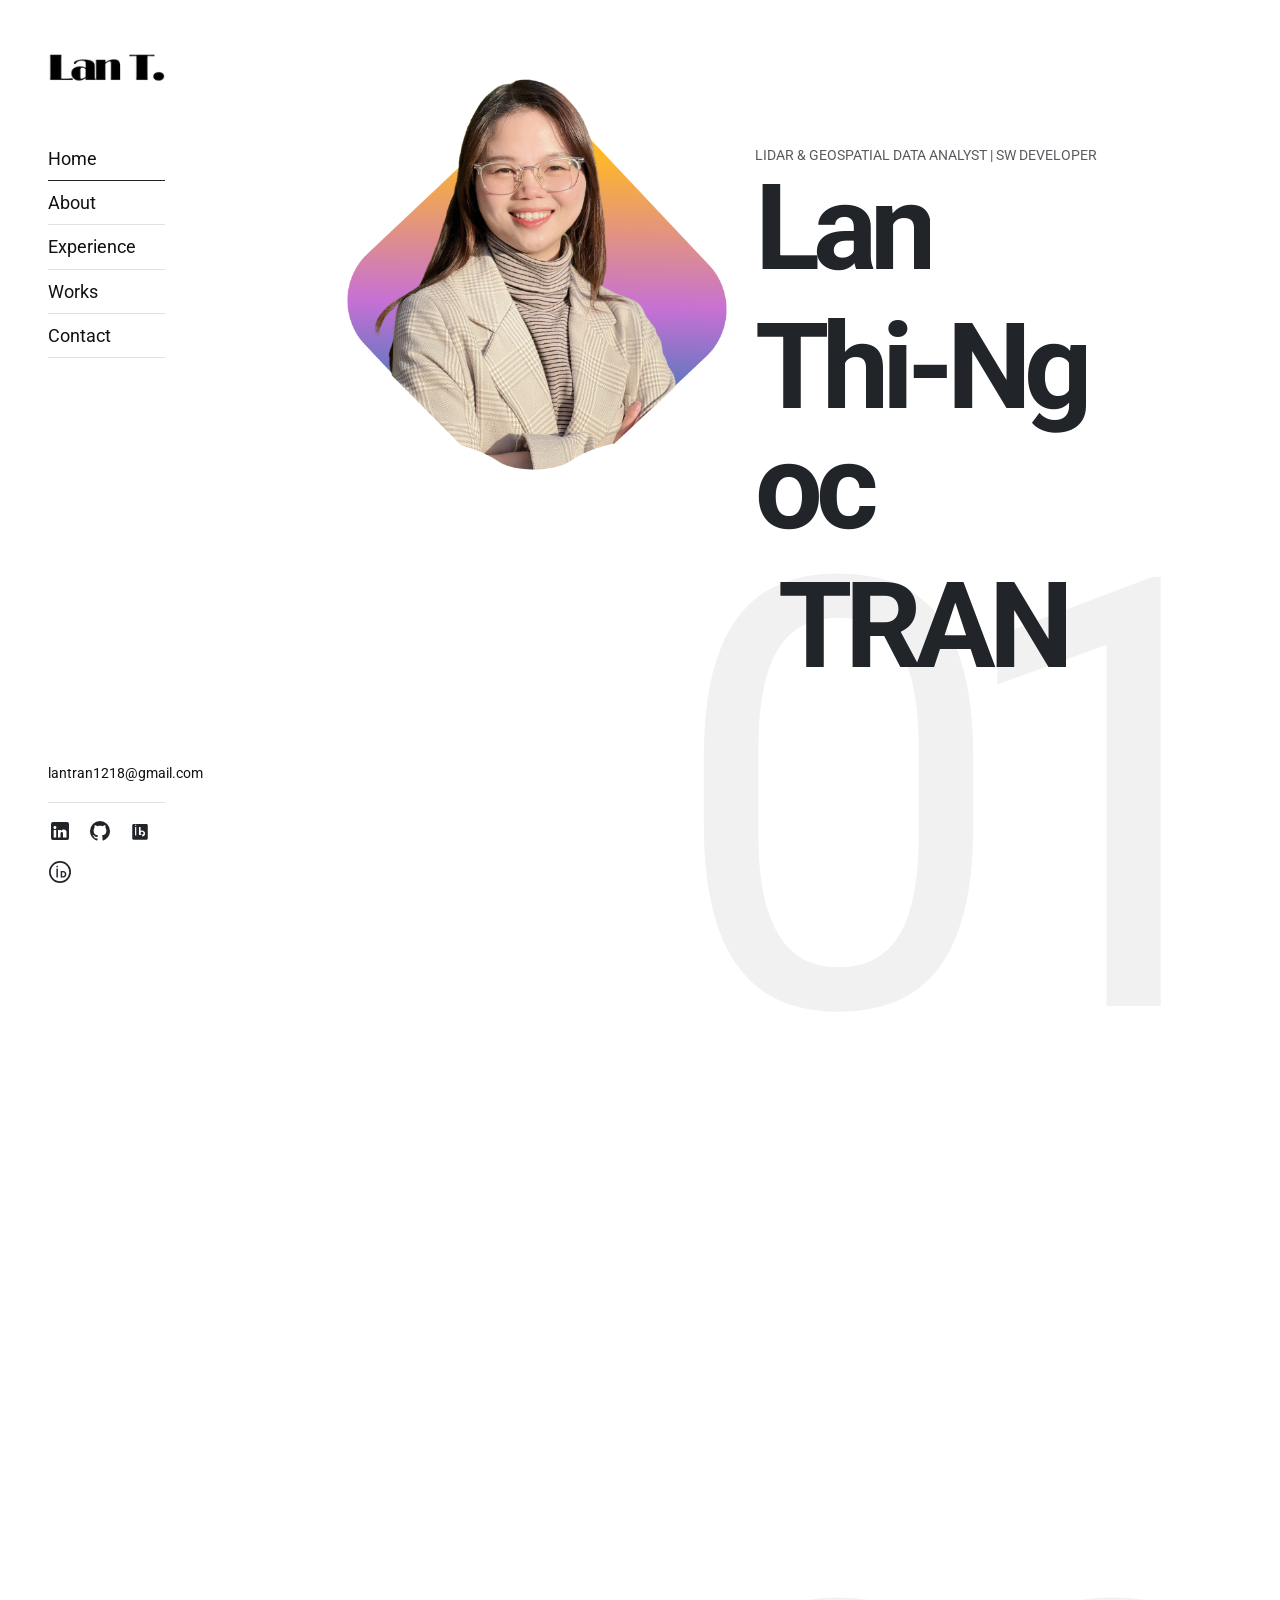
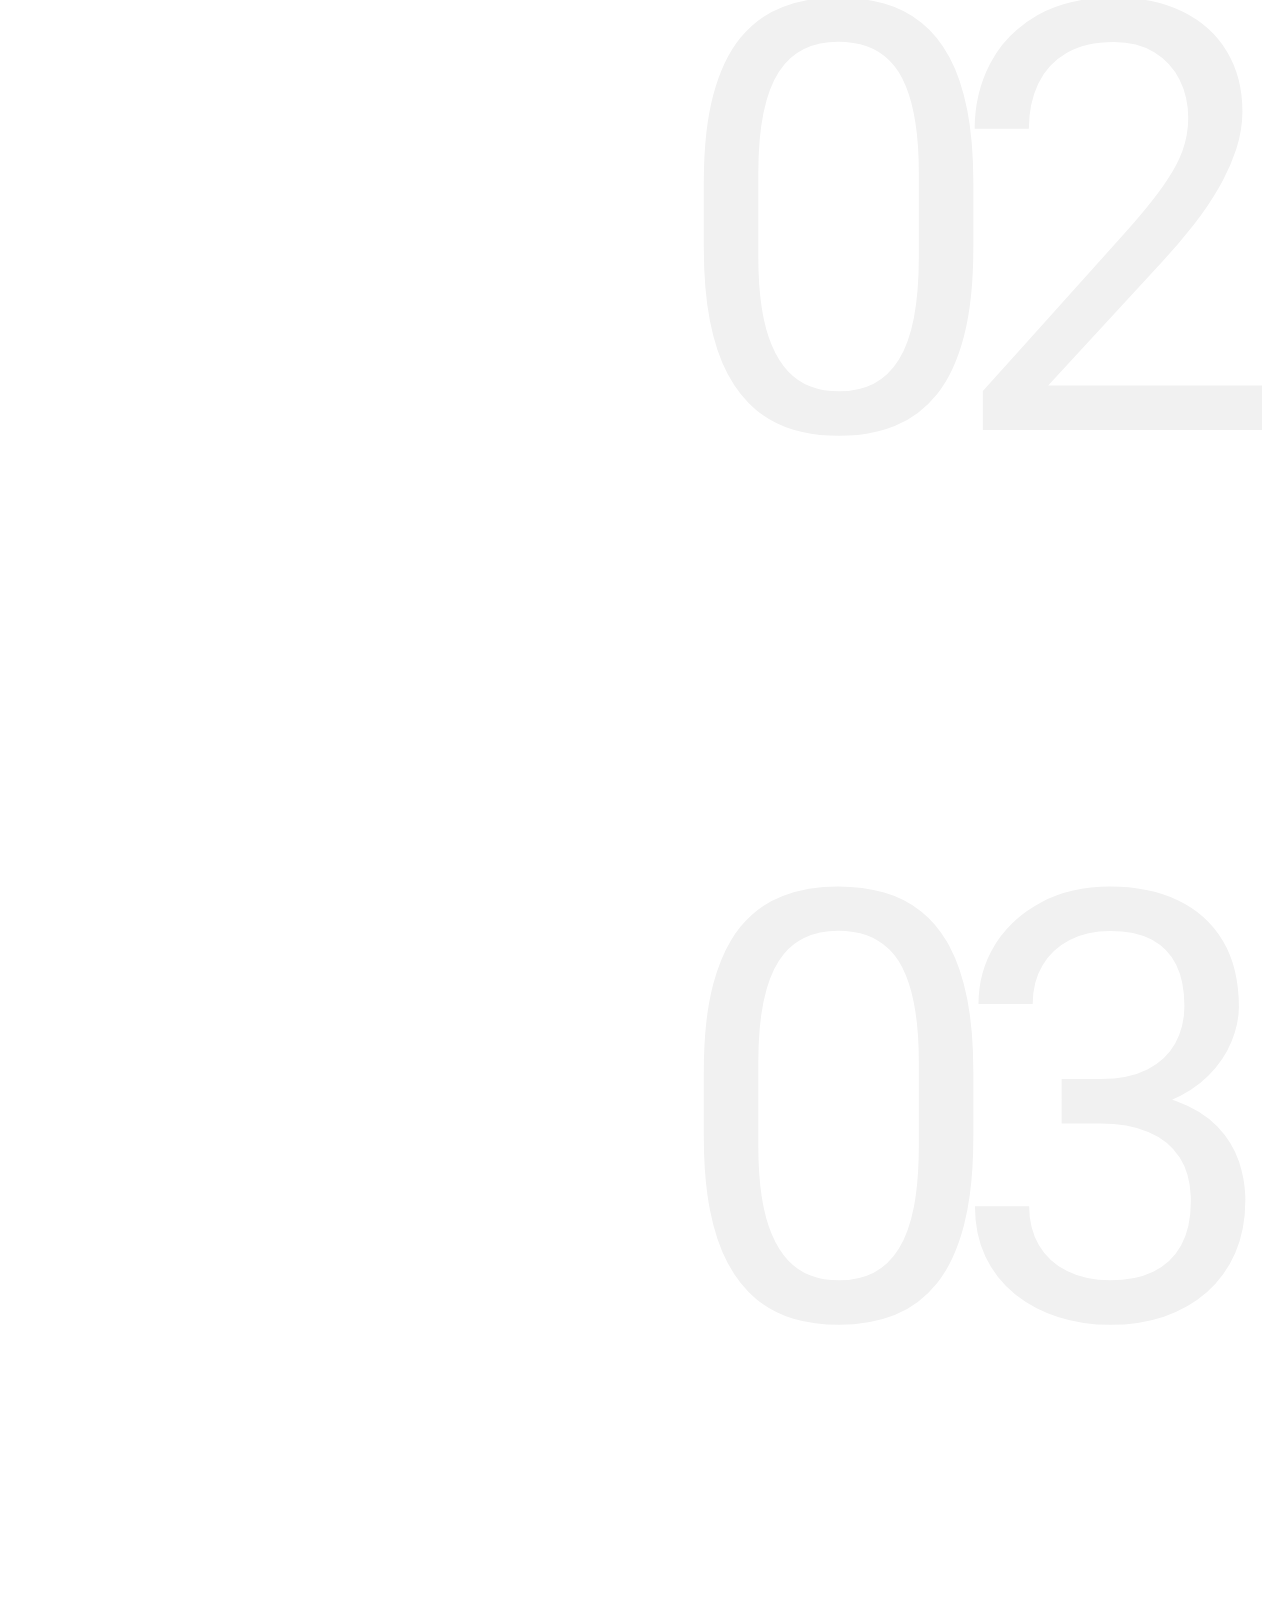
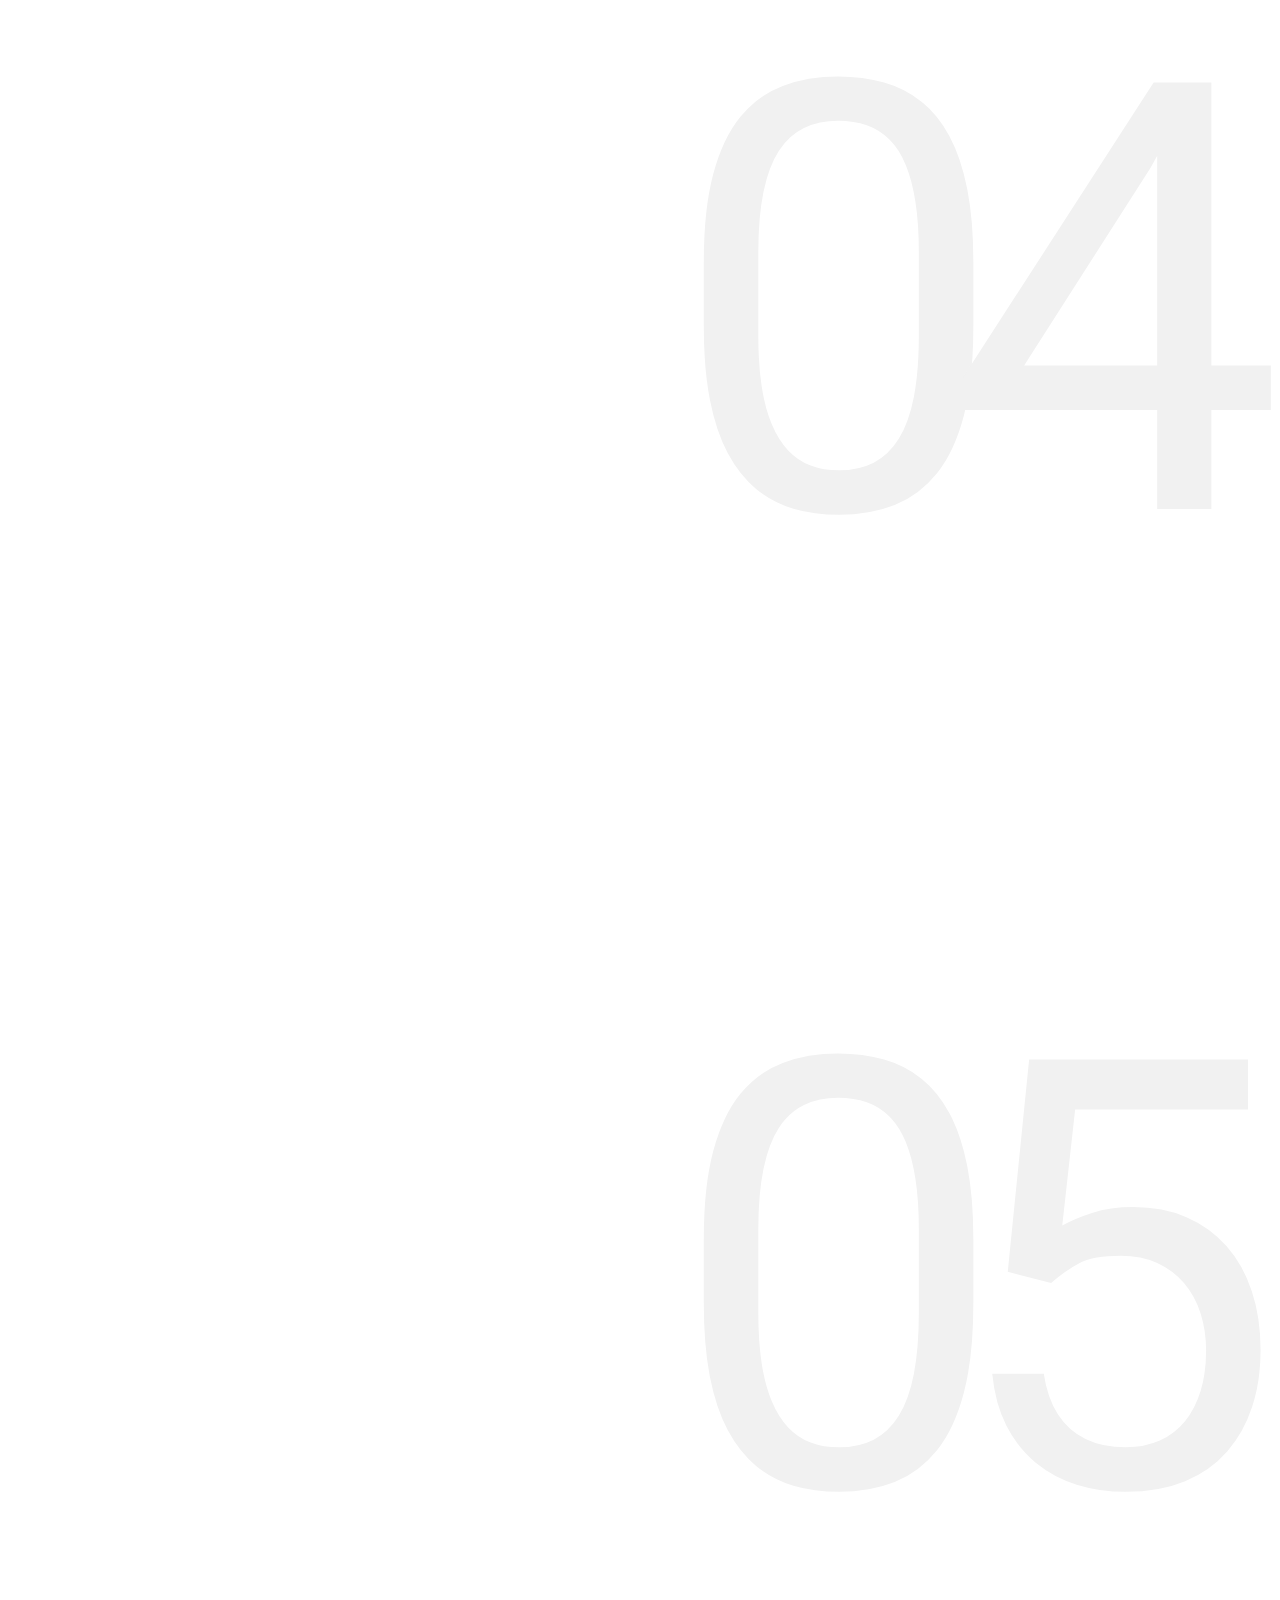
<file: index.html>
<!DOCTYPE html>
<html lang="en">

<head>
  <title>Lan Creative Portfolio</title>
  <meta charset="utf-8">
  <meta http-equiv="X-UA-Compatible" content="IE=edge">
  <meta name="viewport" content="width=device-width, initial-scale=1.0">
  <meta name="format-detection" content="telephone=no">
  <meta name="apple-mobile-web-app-capable" content="yes">
  <meta name="author" content="">
  <meta name="keywords" content="">
  <meta name="description" content="">
  <link rel="stylesheet" type="text/css" href="css/vendor.css">
  <link href="https://cdn.jsdelivr.net/npm/bootstrap@5.3.1/dist/css/bootstrap.min.css" rel="stylesheet"
    integrity="sha384-4bw+/aepP/YC94hEpVNVgiZdgIC5+VKNBQNGCHeKRQN+PtmoHDEXuppvnDJzQIu9" crossorigin="anonymous">
  <link rel="stylesheet" type="text/css" href="style.css">

  <link rel="preconnect" href="https://fonts.googleapis.com">
  <link rel="preconnect" href="https://fonts.gstatic.com" crossorigin>
  <link href="https://fonts.googleapis.com/css2?family=Roboto:wght@100;300;400;700;900&display=swap" rel="stylesheet">
</head>

<body class="bg-body homepage post-template" data-bs-spy="scroll" data-bs-target="#header-nav" tabindex="0">
  <svg xmlns="http://www.w3.org/2000/svg" style="display: none;">
    <defs>
      <symbol xmlns="http://www.w3.org/2000/svg" id="github" viewBox="0 0 24 24">
        <path fill="currentColor" d="M12 2A10 10 0 0 0 2 12c0 4.42 2.87 8.17 6.84 9.5c.5.08.66-.23.66-.5v-1.69c-2.77.6-3.36-1.34-3.36-1.34c-.46-1.16-1.11-1.47-1.11-1.47c-.91-.62.07-.6.07-.6c1 .07 1.53 1.03 1.53 1.03c.87 1.52 2.34 1.07 2.91.83c.09-.65.35-1.09.63-1.34c-2.22-.25-4.55-1.11-4.55-4.92c0-1.11.38-2 1.03-2.71c-.1-.25-.45-1.29.1-2.64c0 0 .84-.27 2.75 1.02c.79-.22 1.65-.33 2.5-.33c.85 0 1.71.11 2.5.33c1.91-1.29 2.75-1.02 2.75-1.02c.55 1.35.2 2.39.1 2.64c.65.71 1.03 1.6 1.03 2.71c0 3.82-2.34 4.66-4.57 4.91c.36.31.69.92.69 1.85V21c0 .27.16.59.67.5C19.14 20.16 22 16.42 22 12A10 10 0 0 0 12 2Z"/>
      </symbol>
      <symbol xmlns="http://www.w3.org/2000/svg" id="orcid" viewBox="0 0 24 24">
        <path fill="currentColor" d="M12 21.235c-5.09 0-9.234-4.144-9.234-9.235c0-5.09 4.144-9.234 9.234-9.234c5.09 0 9.235 4.144 9.235 9.234c0 5.091-4.145 9.235-9.235 9.235M12 1a11 11 0 1 0 0 22a11 11 0 0 0 0-22M8.41 17.518h1.493V8.484H8.41v9.034Zm.747-10.153a.87.87 0 1 1 0-1.74a.87.87 0 0 1 0 1.74Zm3.53 10.153h2.32c2.094 0 3.322-1.393 3.322-3.322c0-2.253-1.558-3.195-3.322-3.195h-2.32v6.517Zm1.493-5.266h.71c1.332 0 1.956.762 1.956 1.944c0 1.34-.732 1.944-1.955 1.944h-.711V12.25Z"/>
      </symbol>
      <symbol xmlns="http://www.w3.org/2000/svg" id="researchgate" viewBox="0 0 24 24">
        <path fill="currentColor" d="M19.39 5.48c-.24-.24-.54-.36-.88-.36H5.48c-.34 0-.64.12-.88.36c-.24.24-.36.54-.36.88v13.04c0 .34.12.64.36.88c.24.24.54.36.88.36h13.03c.34 0 .64-.12.88-.36c.24-.24.36-.54.36-.88V6.36c.01-.34-.11-.64-.35-.88m-5.32 10.61c-.54 0-1.05-.15-1.5-.42v.33h-1.63V8.12h1.63v3.74c.45-.27.96-.42 1.5-.42c1.68 0 3.04 1.36 3.04 3.04s-1.36 3.04-3.04 3.04m-5.83-1.11H7.07V8.12h1.17v6.86m0-8.21H7.07V5.7h1.17v1.18M14.07 12.8c-.8 0-1.45.65-1.45 1.45s.65 1.45 1.45 1.45s1.45-.65 1.45-1.45s-.65-1.45-1.45-1.45Z"/>
      </symbol>
      <symbol xmlns="http://www.w3.org/2000/svg" id="linkedin" viewBox="0 0 24 24">
        <path fill="currentColor" d="M19 3a2 2 0 0 1 2 2v14a2 2 0 0 1-2 2H5a2 2 0 0 1-2-2V5a2 2 0 0 1 2-2h14m-.5 15.5v-5.3a2.7 2.7 0 0 0-2.7-2.7c-1.2 0-2.3.7-2.7 1.7V11H10v7.5h2.5v-4.1c0-.7.6-1.3 1.3-1.3c.7 0 1.2.6 1.2 1.3v4.1H17.5M8.2 11H5.7v7.5h2.5V11m-1.3-1.1c.8 0 1.5-.7 1.5-1.5c0-.8-.7-1.4-1.5-1.4c-.8 0-1.4.6-1.4 1.4c0 .8.6 1.5 1.4 1.5Z"/>
      </symbol>
      <symbol xmlns="http://www.w3.org/2000/svg" id="instagram" viewBox="0 0 15 15">
        <path fill="none" stroke="currentColor"
          d="M11 3.5h1M4.5.5h6a4 4 0 0 1 4 4v6a4 4 0 0 1-4 4h-6a4 4 0 0 1-4-4v-6a4 4 0 0 1 4-4Zm3 10a3 3 0 1 1 0-6a3 3 0 0 1 0 6Z" />
      </symbol>
      <symbol xmlns="http://www.w3.org/2000/svg" id="facebook" viewBox="0 0 15 15">
        <path fill="none" stroke="currentColor"
          d="M7.5 14.5a7 7 0 1 1 0-14a7 7 0 0 1 0 14Zm0 0v-8a2 2 0 0 1 2-2h.5m-5 4h5" />
      </symbol>
      <symbol xmlns="http://www.w3.org/2000/svg" id="twitter" viewBox="0 0 15 15">
        <path fill="currentColor"
          d="m14.478 1.5l.5-.033a.5.5 0 0 0-.871-.301l.371.334Zm-.498 2.959a.5.5 0 1 0-1 0h1Zm-6.49.082h-.5h.5Zm0 .959h.5h-.5Zm-6.99 7V12a.5.5 0 0 0-.278.916L.5 12.5Zm.998-11l.469-.175a.5.5 0 0 0-.916-.048l.447.223Zm3.994 9l.354.353a.5.5 0 0 0-.195-.827l-.159.474Zm7.224-8.027l-.37.336l.18.199l.265-.04l-.075-.495Zm1.264-.94c.051.778.003 1.25-.123 1.606c-.122.345-.336.629-.723 1l.692.722c.438-.42.776-.832.974-1.388c.193-.546.232-1.178.177-2.006l-.998.066Zm0 3.654V4.46h-1v.728h1Zm-6.99-.646V5.5h1v-.959h-1Zm0 .959V6h1v-.5h-1ZM10.525 1a3.539 3.539 0 0 0-3.537 3.541h1A2.539 2.539 0 0 1 10.526 2V1Zm2.454 4.187C12.98 9.503 9.487 13 5.18 13v1c4.86 0 8.8-3.946 8.8-8.813h-1ZM1.03 1.675C1.574 3.127 3.614 6 7.49 6V5C4.174 5 2.421 2.54 1.966 1.325l-.937.35Zm.021-.398C.004 3.373-.157 5.407.604 7.139c.759 1.727 2.392 3.055 4.73 3.835l.317-.948c-2.155-.72-3.518-1.892-4.132-3.29c-.612-1.393-.523-3.11.427-5.013l-.895-.446Zm4.087 8.87C4.536 10.75 2.726 12 .5 12v1c2.566 0 4.617-1.416 5.346-2.147l-.708-.706Zm7.949-8.009A3.445 3.445 0 0 0 10.526 1v1c.721 0 1.37.311 1.82.809l.74-.671Zm-.296.83a3.513 3.513 0 0 0 2.06-1.134l-.744-.668a2.514 2.514 0 0 1-1.466.813l.15.989ZM.222 12.916C1.863 14.01 3.583 14 5.18 14v-1c-1.63 0-3.048-.011-4.402-.916l-.556.832Z" />
      </symbol>
      <symbol xmlns="http://www.w3.org/2000/svg" id="pinterest" viewBox="0 0 15 15">
        <path fill="none" stroke="currentColor"
          d="m4.5 13.5l3-7m-3.236 3a2.989 2.989 0 0 1-.764-2V7A3.5 3.5 0 0 1 7 3.5h1A3.5 3.5 0 0 1 11.5 7v.5a3 3 0 0 1-3 3a2.081 2.081 0 0 1-1.974-1.423L6.5 9m1 5.5a7 7 0 1 1 0-14a7 7 0 0 1 0 14Z" />
      </symbol>
      <symbol xmlns="http://www.w3.org/2000/svg" id="youtube" viewBox="0 0 15 15">
        <path fill="currentColor"
          d="m1.61 12.738l-.104.489l.105-.489Zm11.78 0l.104.489l-.105-.489Zm0-10.476l.104-.489l-.105.489Zm-11.78 0l.106.489l-.105-.489ZM6.5 5.5l.277-.416A.5.5 0 0 0 6 5.5h.5Zm0 4H6a.5.5 0 0 0 .777.416L6.5 9.5Zm3-2l.277.416a.5.5 0 0 0 0-.832L9.5 7.5ZM0 3.636v7.728h1V3.636H0Zm15 7.728V3.636h-1v7.728h1ZM1.506 13.227c3.951.847 8.037.847 11.988 0l-.21-.978a27.605 27.605 0 0 1-11.568 0l-.21.978ZM13.494 1.773a28.606 28.606 0 0 0-11.988 0l.21.978a27.607 27.607 0 0 1 11.568 0l.21-.978ZM15 3.636c0-.898-.628-1.675-1.506-1.863l-.21.978c.418.09.716.458.716.885h1Zm-1 7.728a.905.905 0 0 1-.716.885l.21.978A1.905 1.905 0 0 0 15 11.364h-1Zm-14 0c0 .898.628 1.675 1.506 1.863l.21-.978A.905.905 0 0 1 1 11.364H0Zm1-7.728c0-.427.298-.796.716-.885l-.21-.978A1.905 1.905 0 0 0 0 3.636h1ZM6 5.5v4h1v-4H6Zm.777 4.416l3-2l-.554-.832l-3 2l.554.832Zm3-2.832l-3-2l-.554.832l3 2l.554-.832Z" />
      </symbol>
      <symbol xmlns="http://www.w3.org/2000/svg" id="dribble" viewBox="0 0 15 15">
        <path fill="none" stroke="currentColor" stroke-linecap="round" stroke-linejoin="round"
          d="M4.839 1.024c3.346 4.041 5.096 7.922 5.704 12.782M.533 6.82c5.985-.138 9.402-1.083 11.97-4.216M2.7 12.594c3.221-4.902 7.171-5.65 11.755-4.293M14.5 7.5a7 7 0 1 0-14 0a7 7 0 0 0 14 0Z" />
      </symbol>
      <symbol xmlns="http://www.w3.org/2000/svg" id="calendar" viewBox="0 0 24 24">
        <g fill="none" stroke="currentColor" stroke-linecap="round" stroke-linejoin="round" stroke-width="2">
          <rect width="20" height="18" x="2" y="4" rx="4" />
          <path d="M8 2v4m8-4v4M2 10h20" />
        </g>
      </symbol>
      <symbol xmlns="http://www.w3.org/2000/svg" id="shopping-bag" viewBox="0 0 24 24">
        <g fill="none" stroke="currentColor" stroke-linecap="round" stroke-linejoin="round" stroke-width="2">
          <path
            d="M3.977 9.84A2 2 0 0 1 5.971 8h12.058a2 2 0 0 1 1.994 1.84l.803 10A2 2 0 0 1 18.833 22H5.167a2 2 0 0 1-1.993-2.16l.803-10Z" />
          <path d="M16 11V6a4 4 0 0 0-4-4v0a4 4 0 0 0-4 4v5" />
        </g>
      </symbol>
      <symbol xmlns="http://www.w3.org/2000/svg" id="gift" viewBox="0 0 24 24">
        <g fill="none" stroke="currentColor" stroke-linecap="round" stroke-linejoin="round" stroke-width="2">
          <rect width="18" height="14" x="3" y="8" rx="2" />
          <path d="M12 5a3 3 0 1 0-3 3m6 0a3 3 0 1 0-3-3m0 0v17m9-7H3" />
        </g>
      </symbol>
      <symbol xmlns="http://www.w3.org/2000/svg" id="arrow-cycle" viewBox="0 0 24 24">
        <g fill="none" stroke="currentColor" stroke-linecap="round" stroke-linejoin="round" stroke-width="2">
          <path
            d="M22 12c0 6-4.39 10-9.806 10C7.792 22 4.24 19.665 3 16m-1-4C2 6 6.39 2 11.806 2C16.209 2 19.76 4.335 21 8" />
          <path d="m7 17l-4-1l-1 4M17 7l4 1l1-4" />
        </g>
      </symbol>
      <symbol xmlns="http://www.w3.org/2000/svg" id="link" viewBox="0 0 24 24">
        <path fill="currentColor"
          d="M12 19a1 1 0 1 0-1-1a1 1 0 0 0 1 1Zm5 0a1 1 0 1 0-1-1a1 1 0 0 0 1 1Zm0-4a1 1 0 1 0-1-1a1 1 0 0 0 1 1Zm-5 0a1 1 0 1 0-1-1a1 1 0 0 0 1 1Zm7-12h-1V2a1 1 0 0 0-2 0v1H8V2a1 1 0 0 0-2 0v1H5a3 3 0 0 0-3 3v14a3 3 0 0 0 3 3h14a3 3 0 0 0 3-3V6a3 3 0 0 0-3-3Zm1 17a1 1 0 0 1-1 1H5a1 1 0 0 1-1-1v-9h16Zm0-11H4V6a1 1 0 0 1 1-1h1v1a1 1 0 0 0 2 0V5h8v1a1 1 0 0 0 2 0V5h1a1 1 0 0 1 1 1ZM7 15a1 1 0 1 0-1-1a1 1 0 0 0 1 1Zm0 4a1 1 0 1 0-1-1a1 1 0 0 0 1 1Z" />
      </symbol>
      <symbol xmlns="http://www.w3.org/2000/svg" id="arrow-left" viewBox="0 0 24 24">
        <path fill="currentColor"
          d="M17 11H9.41l3.3-3.29a1 1 0 1 0-1.42-1.42l-5 5a1 1 0 0 0-.21.33a1 1 0 0 0 0 .76a1 1 0 0 0 .21.33l5 5a1 1 0 0 0 1.42 0a1 1 0 0 0 0-1.42L9.41 13H17a1 1 0 0 0 0-2Z" />
      </symbol>
      <symbol xmlns="http://www.w3.org/2000/svg" id="arrow-right" viewBox="0 0 24 24">
        <path fill="currentColor"
          d="M17.92 11.62a1 1 0 0 0-.21-.33l-5-5a1 1 0 0 0-1.42 1.42l3.3 3.29H7a1 1 0 0 0 0 2h7.59l-3.3 3.29a1 1 0 0 0 0 1.42a1 1 0 0 0 1.42 0l5-5a1 1 0 0 0 .21-.33a1 1 0 0 0 0-.76Z" />
      </symbol>
      <symbol xmlns="http://www.w3.org/2000/svg" id="play" viewBox="0 0 24 24">
        <g fill="none" fill-rule="evenodd">
          <path
            d="M24 0v24H0V0h24ZM12.593 23.258l-.011.002l-.071.035l-.02.004l-.014-.004l-.071-.035c-.01-.004-.019-.001-.024.005l-.004.01l-.017.428l.005.02l.01.013l.104.074l.015.004l.012-.004l.104-.074l.012-.016l.004-.017l-.017-.427c-.002-.01-.009-.017-.017-.018Zm.265-.113l-.013.002l-.185.093l-.01.01l-.003.011l.018.43l.005.012l.008.007l.201.093c.012.004.023 0 .029-.008l.004-.014l-.034-.614c-.003-.012-.01-.02-.02-.022Zm-.715.002a.023.023 0 0 0-.027.006l-.006.014l-.034.614c0 .012.007.02.017.024l.015-.002l.201-.093l.01-.008l.004-.011l.017-.43l-.003-.012l-.01-.01l-.184-.092Z" />
          <path fill="currentColor"
            d="M5.669 4.76a1.469 1.469 0 0 1 2.04-1.177c1.062.454 3.442 1.533 6.462 3.276c3.021 1.744 5.146 3.267 6.069 3.958c.788.591.79 1.763.001 2.356c-.914.687-3.013 2.19-6.07 3.956c-3.06 1.766-5.412 2.832-6.464 3.28c-.906.387-1.92-.2-2.038-1.177c-.138-1.142-.396-3.735-.396-7.237c0-3.5.257-6.092.396-7.235Z" />
        </g>
      </symbol>
      <symbol xmlns="http://www.w3.org/2000/svg" id="category" viewBox="0 0 24 24">
        <path fill="currentColor"
          d="M19 5.5h-6.28l-.32-1a3 3 0 0 0-2.84-2H5a3 3 0 0 0-3 3v13a3 3 0 0 0 3 3h14a3 3 0 0 0 3-3v-10a3 3 0 0 0-3-3Zm1 13a1 1 0 0 1-1 1H5a1 1 0 0 1-1-1v-13a1 1 0 0 1 1-1h4.56a1 1 0 0 1 .95.68l.54 1.64a1 1 0 0 0 .95.68h7a1 1 0 0 1 1 1Z" />
      </symbol>
      <symbol xmlns="http://www.w3.org/2000/svg" id="calendar" viewBox="0 0 24 24">
        <path fill="currentColor"
          d="M19 4h-2V3a1 1 0 0 0-2 0v1H9V3a1 1 0 0 0-2 0v1H5a3 3 0 0 0-3 3v12a3 3 0 0 0 3 3h14a3 3 0 0 0 3-3V7a3 3 0 0 0-3-3Zm1 15a1 1 0 0 1-1 1H5a1 1 0 0 1-1-1v-7h16Zm0-9H4V7a1 1 0 0 1 1-1h2v1a1 1 0 0 0 2 0V6h6v1a1 1 0 0 0 2 0V6h2a1 1 0 0 1 1 1Z" />
      </symbol>
      <symbol xmlns="http://www.w3.org/2000/svg" id="heart" viewBox="0 0 24 24">
        <path fill="currentColor"
          d="M20.16 4.61A6.27 6.27 0 0 0 12 4a6.27 6.27 0 0 0-8.16 9.48l7.45 7.45a1 1 0 0 0 1.42 0l7.45-7.45a6.27 6.27 0 0 0 0-8.87Zm-1.41 7.46L12 18.81l-6.75-6.74a4.28 4.28 0 0 1 3-7.3a4.25 4.25 0 0 1 3 1.25a1 1 0 0 0 1.42 0a4.27 4.27 0 0 1 6 6.05Z" />
      </symbol>
      <symbol xmlns="http://www.w3.org/2000/svg" id="plus" viewBox="0 0 24 24">
        <path fill="currentColor"
          d="M19 11h-6V5a1 1 0 0 0-2 0v6H5a1 1 0 0 0 0 2h6v6a1 1 0 0 0 2 0v-6h6a1 1 0 0 0 0-2Z" />
      </symbol>
      <symbol xmlns="http://www.w3.org/2000/svg" id="minus" viewBox="0 0 24 24">
        <path fill="currentColor" d="M19 11H5a1 1 0 0 0 0 2h14a1 1 0 0 0 0-2Z" />
      </symbol>
      <symbol xmlns="http://www.w3.org/2000/svg" id="cart" viewBox="0 0 24 24">
        <path fill="currentColor"
          d="M8.5 19a1.5 1.5 0 1 0 1.5 1.5A1.5 1.5 0 0 0 8.5 19ZM19 16H7a1 1 0 0 1 0-2h8.491a3.013 3.013 0 0 0 2.885-2.176l1.585-5.55A1 1 0 0 0 19 5H6.74a3.007 3.007 0 0 0-2.82-2H3a1 1 0 0 0 0 2h.921a1.005 1.005 0 0 1 .962.725l.155.545v.005l1.641 5.742A3 3 0 0 0 7 18h12a1 1 0 0 0 0-2Zm-1.326-9l-1.22 4.274a1.005 1.005 0 0 1-.963.726H8.754l-.255-.892L7.326 7ZM16.5 19a1.5 1.5 0 1 0 1.5 1.5a1.5 1.5 0 0 0-1.5-1.5Z" />
      </symbol>
      <symbol xmlns="http://www.w3.org/2000/svg" id="check" viewBox="0 0 24 24">
        <path fill="currentColor"
          d="M18.71 7.21a1 1 0 0 0-1.42 0l-7.45 7.46l-3.13-3.14A1 1 0 1 0 5.29 13l3.84 3.84a1 1 0 0 0 1.42 0l8.16-8.16a1 1 0 0 0 0-1.47Z" />
      </symbol>
      <symbol xmlns="http://www.w3.org/2000/svg" id="trash" viewBox="0 0 24 24">
        <path fill="currentColor"
          d="M10 18a1 1 0 0 0 1-1v-6a1 1 0 0 0-2 0v6a1 1 0 0 0 1 1ZM20 6h-4V5a3 3 0 0 0-3-3h-2a3 3 0 0 0-3 3v1H4a1 1 0 0 0 0 2h1v11a3 3 0 0 0 3 3h8a3 3 0 0 0 3-3V8h1a1 1 0 0 0 0-2ZM10 5a1 1 0 0 1 1-1h2a1 1 0 0 1 1 1v1h-4Zm7 14a1 1 0 0 1-1 1H8a1 1 0 0 1-1-1V8h10Zm-3-1a1 1 0 0 0 1-1v-6a1 1 0 0 0-2 0v6a1 1 0 0 0 1 1Z" />
      </symbol>
      <symbol xmlns="http://www.w3.org/2000/svg" id="star-outline" viewBox="0 0 15 15">
        <path fill="none" stroke="currentColor" stroke-linecap="round" stroke-linejoin="round"
          d="M7.5 9.804L5.337 11l.413-2.533L4 6.674l2.418-.37L7.5 4l1.082 2.304l2.418.37l-1.75 1.793L9.663 11L7.5 9.804Z" />
      </symbol>
      <symbol xmlns="http://www.w3.org/2000/svg" id="star-solid" viewBox="0 0 15 15">
        <path fill="currentColor"
          d="M7.953 3.788a.5.5 0 0 0-.906 0L6.08 5.85l-2.154.33a.5.5 0 0 0-.283.843l1.574 1.613l-.373 2.284a.5.5 0 0 0 .736.518l1.92-1.063l1.921 1.063a.5.5 0 0 0 .736-.519l-.373-2.283l1.574-1.613a.5.5 0 0 0-.283-.844L8.921 5.85l-.968-2.062Z" />
      </symbol>
      <symbol xmlns="http://www.w3.org/2000/svg" id="search" viewBox="0 0 24 24">
        <path fill="currentColor"
          d="M21.71 20.29L18 16.61A9 9 0 1 0 16.61 18l3.68 3.68a1 1 0 0 0 1.42 0a1 1 0 0 0 0-1.39ZM11 18a7 7 0 1 1 7-7a7 7 0 0 1-7 7Z" />
      </symbol>
      <symbol xmlns="http://www.w3.org/2000/svg" id="user" viewBox="0 0 24 24">
        <path fill="currentColor"
          d="M15.71 12.71a6 6 0 1 0-7.42 0a10 10 0 0 0-6.22 8.18a1 1 0 0 0 2 .22a8 8 0 0 1 15.9 0a1 1 0 0 0 1 .89h.11a1 1 0 0 0 .88-1.1a10 10 0 0 0-6.25-8.19ZM12 12a4 4 0 1 1 4-4a4 4 0 0 1-4 4Z" />
      </symbol>
      <symbol xmlns="http://www.w3.org/2000/svg" id="close" viewBox="0 0 15 15">
        <path fill="currentColor"
          d="M7.953 3.788a.5.5 0 0 0-.906 0L6.08 5.85l-2.154.33a.5.5 0 0 0-.283.843l1.574 1.613l-.373 2.284a.5.5 0 0 0 .736.518l1.92-1.063l1.921 1.063a.5.5 0 0 0 .736-.519l-.373-2.283l1.574-1.613a.5.5 0 0 0-.283-.844L8.921 5.85l-.968-2.062Z" />
      </symbol>
      <symbol xmlns="http://www.w3.org/2000/svg" id="quote" viewBox="0 0 448 512">
        <path fill="currentColor"
          d="M0 216C0 149.7 53.7 96 120 96h8c17.7 0 32 14.3 32 32s-14.3 32-32 32h-8c-30.9 0-56 25.1-56 56v8h64c35.3 0 64 28.7 64 64v64c0 35.3-28.7 64-64 64H64c-35.3 0-64-28.7-64-64V216zm256 0c0-66.3 53.7-120 120-120h8c17.7 0 32 14.3 32 32s-14.3 32-32 32h-8c-30.9 0-56 25.1-56 56v8h64c35.3 0 64 28.7 64 64v64c0 35.3-28.7 64-64 64h-64c-35.3 0-64-28.7-64-64V216z" />
      </symbol>
      <symbol xmlns="http://www.w3.org/2000/svg" id="folder" viewBox="0 0 18 18" fill="none">
        <path
          d="M14.0946 4.04689H9.56953L9.33895 3.3259C9.18947 2.90285 8.9122 2.53678 8.54555 2.27842C8.1789 2.02006 7.74102 1.8822 7.29258 1.88393H4.00687C3.43356 1.88393 2.88374 2.11181 2.47835 2.51744C2.07296 2.92308 1.84521 3.47324 1.84521 4.04689V13.4197C1.84521 13.9934 2.07296 14.5435 2.47835 14.9492C2.88374 15.3548 3.43356 15.5827 4.00687 15.5827H14.0946C14.6679 15.5827 15.2177 15.3548 15.6231 14.9492C16.0285 14.5435 16.2562 13.9934 16.2562 13.4197V6.20985C16.2562 5.6362 16.0285 5.08604 15.6231 4.68041C15.2177 4.27477 14.6679 4.04689 14.0946 4.04689ZM14.8151 13.4197C14.8151 13.6109 14.7392 13.7943 14.6041 13.9295C14.469 14.0648 14.2857 14.1407 14.0946 14.1407H4.00687C3.81577 14.1407 3.63249 14.0648 3.49736 13.9295C3.36223 13.7943 3.28632 13.6109 3.28632 13.4197V4.04689C3.28632 3.85567 3.36223 3.67229 3.49736 3.53707C3.63249 3.40186 3.81577 3.3259 4.00687 3.3259H7.29258C7.44364 3.32551 7.591 3.37264 7.71384 3.46061C7.83667 3.54859 7.92877 3.67297 7.97711 3.81617L8.3662 4.99859C8.41454 5.1418 8.50664 5.26618 8.62947 5.35415C8.75231 5.44213 8.89967 5.48925 9.05073 5.48886H14.0946C14.2857 5.48886 14.469 5.56483 14.6041 5.70004C14.7392 5.83525 14.8151 6.01863 14.8151 6.20985V13.4197Z"
          fill="black" />
      </symbol>
      <symbol xmlns="http://www.w3.org/2000/svg" id="clock" viewBox="0 0 18 18" fill="none">
        <path
          d="M11.0931 9.19042L9.58134 8.3173V5.12838C9.58134 4.93716 9.50543 4.75377 9.3703 4.61856C9.23517 4.48335 9.05189 4.40739 8.86079 4.40739C8.66969 4.40739 8.48641 4.48335 8.35128 4.61856C8.21615 4.75377 8.14024 4.93716 8.14024 5.12838V8.73331C8.14024 8.85987 8.17354 8.9842 8.23678 9.0938C8.30002 9.2034 8.39098 9.29441 8.50051 9.35769L10.3725 10.4392C10.4545 10.4873 10.5452 10.5186 10.6393 10.5315C10.7335 10.5444 10.8292 10.5385 10.9211 10.5142C11.013 10.4899 11.0991 10.4477 11.1746 10.3899C11.2501 10.3322 11.3134 10.26 11.3609 10.1777C11.4084 10.0953 11.4392 10.0044 11.4515 9.91012C11.4637 9.81583 11.4572 9.72004 11.4323 9.62828C11.4074 9.53652 11.3646 9.45059 11.3064 9.37544C11.2482 9.3003 11.1757 9.23741 11.0931 9.19042ZM8.86079 1.52344C7.43567 1.52344 6.04256 1.94629 4.85762 2.73852C3.67268 3.53075 2.74913 4.65678 2.20376 5.97421C1.6584 7.29165 1.5157 8.74131 1.79373 10.1399C2.07175 11.5385 2.75801 12.8231 3.76572 13.8315C4.77343 14.8398 6.05733 15.5265 7.45506 15.8047C8.8528 16.0828 10.3016 15.9401 11.6182 15.3944C12.9349 14.8487 14.0602 13.9246 14.852 12.7389C15.6437 11.5532 16.0663 10.1593 16.0663 8.73331C16.0642 6.82178 15.3044 4.98914 13.9535 3.63748C12.6027 2.28582 10.7712 1.52554 8.86079 1.52344ZM8.86079 14.5012C7.7207 14.5012 6.60621 14.1629 5.65826 13.5291C4.7103 12.8954 3.97146 11.9945 3.53517 10.9406C3.09887 9.88665 2.98472 8.72691 3.20714 7.60805C3.42956 6.48919 3.97857 5.46145 4.78474 4.65479C5.5909 3.84814 6.61802 3.2988 7.73621 3.07624C8.8544 2.85369 10.0134 2.96791 11.0667 3.40447C12.12 3.84103 13.0203 4.58031 13.6537 5.52884C14.2871 6.47737 14.6252 7.59253 14.6252 8.73331C14.6233 10.2625 14.0154 11.7284 12.9347 12.8097C11.8541 13.891 10.389 14.4993 8.86079 14.5012Z"
          fill="black" />
      </symbol>
    </defs>
  </svg>

  <a class="menu-btn"><span></span></a>

  <div class="container-fluid overflow-hidden">

    <header id="header-nav" class="col-lg-2 position-fixed px-5 bg-white h-100">
      <div class="header-wrap d-flex flex-column justify-content-between h-100">
        <div class="navigation">
          <div class="site-logo mt-5">
            <a href="index.html">
              <img src="images/main-logo.png" alt="logo" class="img-fluid">
            </a>
          </div>

          <nav id="one-page-menu" class="vertical-menu my-5">
            <ul class="menu-list list-unstyled">
              <li><a href="#home" class="nav-link">Home</a></li>
              <li><a href="#about" class="nav-link">About</a></li>
              <li><a href="#experience" class="nav-link">Experience</a></li>
              <li><a href="#portfolio" class="nav-link">Works</a></li>
              <li><a href="#contact" class="nav-link">Contact</a></li> 
            </ul>
          </nav>
        </div>
        <div class="mt-5">
          <div class="email-links">
            <a href="mailto:lantran1218@gmail.com" class="py-3 my-3 border-bottom d-flex">lantran1218@gmail.com</a>
          </div>
          <ul class="list-unstyled d-flex justify-content-start flex-wrap gap-3">
            <li>
              <a href="https://www.linkedin.com/in/lan-thi-ngoc-tran-b22873249/" target="_blank" rel="noopener noreferrer" class="text-dark">
                <svg width="24" height="24"><use xlink:href="#linkedin"></use></svg>
              </a>
            </li>

            <li>
              <a href="https://github.com/tranlan1218" target="_blank" rel="noopener noreferrer" class="text-dark">
                <svg width="24" height="24"><use xlink:href="#github"></use></svg>
              </a>
            </li>

            <li>
              <a href="https://www.researchgate.net/profile/Lan-Tran-36?ev=hdr_xprf" target="_blank" rel="noopener noreferrer" class="text-dark">
                <svg width="24" height="24"><use xlink:href="#researchgate"></use></svg>
              </a>
            </li>

            <li>
              <a href="https://orcid.org/my-orcid?orcid=0009-0004-4535-1071" target="_blank" rel="noopener noreferrer" class="text-dark">
                <svg width="24" height="24"><use xlink:href="#orcid"></use></svg>
              </a>
            </li>
          </ul>
          
        </div>
      </div>
    </header>

    <main class="col-lg-10 offset-lg-2">
      <div class="container">

        <!-- content wrapper -->
        <div class="justify-content-center px-1 mx-1 px-xl-5 mx-xl-5">

          <section id="home" class="py-5 bg-text" data-text="01">
            <div class="row">
              <div class="col-lg-6">
                <div class="banner-image text-center" data-aos="fade-right">
                  <img src="images/banner-image.png" alt="banner" class="img-fluid" class="img-fluid">
                </div>
              </div>
              <div class="col-lg-6">
                <div class="banner-content my-1 pt-1 my-lg-5 pt-lg-5" data-aos="fade-in">
                  <span class="text-muted text-uppercase">LiDAR & Geospatial Data Analyst | SW Developer</span>
                  <h1 class="banner-title display-xl lh-1 txt-fx slide-up" style="font-size: 120px;">Lan Thi-Ngoc TRAN
                  </h1>
                </div>
              </div>
            </div>
            <div class="row">
              <div class="col-lg-3">
                <div class="icon-box" data-aos="fade-up">
                  <span>01</span>
                  <h3 class="sub-heading">Backend/Frontend</h3>
                  <p>DB Construction and GUI Development.</p>
                </div>
              </div>
              <div class="col-lg-3">
                <div class="icon-box" data-aos="fade-up" data-aos-delay="100">
                  <span>02</span>
                  <h3 class="sub-heading">Point Cloud</h3>
                  <p>Point Cloud Data Acquisition and Analysis.</p>
                </div>
              </div>
              <div class="col-lg-3">
                <div class="icon-box" data-aos="fade-up" data-aos-delay="200">
                  <span>03</span>
                  <h3 class="sub-heading">Geospatial Data</h3>
                  <p>Satelite, Orthophoto and Multispectral Images Processing and Analysis.</p>
                </div>
              </div>
              <div class="col-lg-3">
                <a href="#portfolio" class="btn btn-dark text-uppercase py-4 px-5" data-aos="fade-up" data-aos-delay="300">View All Work</a>
              </div>
            </div>
          </section>

          <section id="about" class="my-5 py-5 bg-text" data-text="02">
            <div class="row d-flex flex-wrap" data-aos="fade-up">
              <div class="col-lg-6 pb-5">
                <h2 class="display-4 txt-fx slide-up">Education</h2>
                <div class="data-info py-3" data-aos="fade-up">
                  <span class="meta-date">2021.09 – 2023.08</span>
                  <h3 class="info-title">M.Sc. in Forest Resources</h3>
                  <p>Chungnam National University (CNU), Republic of Korea</p>
                </div>
                <div class="data-info py-3" data-aos="fade-up">
                  <span class="meta-date">2020.09 – 2021.08</span>
                  <h3 class="info-title">Korean Language Program</h3>
                  <p>Kangwon National University (KNU), Republic of Korea</p>
                </div>
                <div class="data-info" data-aos="fade-up" data-aos-delay="100">
                  <span class="meta-date">2014.09 – 2018.11</span>
                  <h3 class="info-title">B.S. in Natural Resources Management (Major in GIS & Remote Sensing)</h3>
                  <p>Vietnam National University of Forestry (VNUF), Vietnam</p>
                </div>
              </div>
              <div class="col-lg-6 pb-5">
                <h2 class="display-4 txt-fx slide-up">Experiences</h2>
                <div class="data-info py-3" data-aos="fade-up" data-aos-delay="200">
                  <span class="meta-date">2025.07 – present</span>
                  <h3 class="info-title">SejongRain Ltd., Co (K-Water In-house Venture): Senior Researcher</h3>
                  <p>Real-time monitoring software and integrated database systems development.</p>
                </div>
                <div class="data-info" data-aos="fade-up" data-aos-delay="300">
                  <span class="meta-date">2023.09 – 2025.06</span>
                  <h3 class="info-title">Forest Environment Geospatial Technology Research Institute (FESTRI): Researcher (R&D)</h3>
                  <p>LiDAR point cloud data, multispectral image & orthophoto processing and analysis.</p>
                </div>
                <div class="data-info" data-aos="fade-up" data-aos-delay="300">
                  <span class="meta-date">2021.10 – 2023.08</span>
                  <h3 class="info-title">Chungnam National University (CNU): Assistant Researcher</h3>
                  <p>Nitrogen cycling in forest ecosystems research.</p>
                </div>
                <div class="data-info" data-aos="fade-up" data-aos-delay="300">
                  <span class="meta-date">2020.01 – 2020.07</span>
                  <h3 class="info-title">Center of Conservation and Development (CCD): Project Coordinator</h3>
                  <p>GIS & Remote sensing application on forest management.</p>
                </div>
              </div>
            </div>

          </section>

          <section id="experience" class="my-5 py-5 bg-text" data-text="03">
            <div class="row justify-content-center mb-5">
              <div class="col-lg-6" data-aos="fade-up">
                <span class="text-muted text-uppercase">introduction</span>
                <h2 class="display-1 txt-fx slide-up">Competencies</h2>
                <p><strong>Certificates and Skills.</strong></p>
              </div>
            </div>
            <div class="row">
              <div class="col-lg-6">
                <div class="info-element py-4" data-aos="fade-up">
                  <table class="table">
                    <tbody>
                      <tr>
                        <th>2025/09</th>
                        <td>Mastering Digital Twin</td>
                      </tr>
                      <tr>
                        <th>2025/09</th>
                        <td>PyQt Training</td>
                      </tr>
                      <tr>
                        <th>2025/03</th>
                        <td>Immigrant Integration Program (KIIP 5)</td>
                      </tr>
                      <tr>
                        <th>2022/05</th>
                        <td>Test of Proficiency in Korean (TOPIK 4)</td>
                      </tr>
                      <tr class="no-border-bottom">
                        <th>2019/12</th>
                        <td>IELTS 7.0</td>
                      </tr>
                    </tbody>
                  </table>
                </div>
              </div>
              <div class="col-lg-6">
                <div class="skill-chart py-4" data-aos="fade-up">
                  <ul class="skill-chart-list list-unstyled">
                    <li>
                      <div class="chart-header d-flex justify-content-between">
                        <span class="skill-title">UAV/LiDAR data</span>
                        <span class="percentage">80</span>
                      </div>
                      <div class="chart-border">
                        <div class="chart-percentage ninety-percent"></div>
                      </div>
                    </li>
                    <li>
                      <div class="chart-header d-flex justify-content-between">
                        <span class="skill-title">Frontend</span>
                        <span class="percentage">40</span>
                      </div>
                      <div class="chart-border">
                        <div class="chart-percentage fifty-percent"></div>
                      </div>
                    </li>
                    <li>
                      <div class="chart-header d-flex justify-content-between">
                        <span class="skill-title">Backend</span>
                        <span class="percentage">60</span>
                      </div>
                      <div class="chart-border">
                        <div class="chart-percentage sixty-percent"></div>
                      </div>
                    </li>
                    <li>
                      <div class="chart-header d-flex justify-content-between">
                        <span class="skill-title">Database (SQLite, PostgreSQL)</span>
                        <span class="percentage">80</span>
                      </div>
                      <div class="chart-border">
                        <div class="chart-percentage eighty-percent"></div>
                      </div>
                    </li>
                    <li>
                      <div class="chart-header d-flex justify-content-between">
                        <span class="skill-title">GIS & Spatial Data Analysis</span>
                        <span class="percentage">80</span>
                      </div>
                      <div class="chart-border">
                        <div class="chart-percentage eighty-percent"></div>
                      </div>
                    </li>
                  </ul>
                </div>
              </div>
            </div>
          </section>

          <section id="portfolio" class="my-5 py-5 bg-text" data-text="04">
            <div class="section-header my-5" data-aos="fade-up">
              <div class="row justify-content-center text-center"> <div class="col-lg-8">
                  <span class="text-muted text-uppercase">some of my recent works</span>
                  <h2 class="display-1 txt-fx slide-up">Portfolio</h2>
                  
                  <div class="mt-3" data-aos="fade-up">
                    <p class="fst-italic">"Work hard in silence, let success make the noise."</p>
                  </div>
                </div>
              </div>
            </div>
            <div class="swiper portfolio-Swiper portfolio-content py-4" data-aos="fade-up">
              <div class="swiper-wrapper">
                <div class="swiper-slide">
                  <div class="image-holder">
                    <a href="#" data-bs-toggle="modal" data-bs-target="#modalProject1" title="portfolio details">
                      <img src="images/port-item1.jpg" alt="portfolio" class="img-fluid">
                    </a>
                  </div>
                  <div class="caption d-flex justify-content-between align-items-center">
                    <div class="title fw-bold">Improving the Geodetic VLBI Monitoring System</div>
                    <a href="#" class="image-format bg-orange"></a>
                  </div>
                </div>
                <div class="swiper-slide">
                  <div class="image-holder">
                    <a href="#" data-bs-toggle="modal" data-bs-target="#modalProject2" title="portfolio details">
                      <img src="images/port-item2.jpg" alt="portfolio" class="img-fluid">
                    </a>
                  </div>
                  <div class="caption d-flex justify-content-between align-items-center">
                    <div class="title fw-bold">Development of real-time monitoring SW for liquid fertilizer treatment systems</div>
                    <a href="#" class="image-format bg-orange"></a>
                  </div>
                </div>
                <div class="swiper-slide">
                  <div class="image-holder">
                    <a href="#" data-bs-toggle="modal" data-bs-target="#modalProject3" title="portfolio details">
                      <img src="images/port-item3.jpg" alt="portfolio" class="img-fluid">
                    </a>
                  </div>
                  <div class="caption d-flex justify-content-between align-items-center">
                    <div class="title fw-bold">Analysis of stand characteristics using LiDAR point clouds</div>
                    <a href="#" class="image-format bg-blue"></a>
                  </div>
                </div>
                <div class="swiper-slide">
                  <div class="image-holder">
                    <a href="#" data-bs-toggle="modal" data-bs-target="#modalProject4" title="portfolio details">
                      <img src="images/port-item4.jpg" alt="portfolio" class="img-fluid">
                    </a>
                  </div>
                  <div class="caption d-flex justify-content-between align-items-center">
                    <div class="title fw-bold">Landslide monitoring using drones</div>
                    <a href="#" class="image-format bg-blue"></a>
                  </div>
                </div>
                <div class="swiper-slide">
                  <div class="image-holder">
                    <a href="#" data-bs-toggle="modal" data-bs-target="#modalProject5" title="portfolio details">
                      <img src="images/port-item5.jpg" alt="portfolio" class="img-fluid">
                    </a>
                  </div>
                  <div class="caption d-flex justify-content-between align-items-center">
                    <div class="title fw-bold">Developing a method for measuring tree vitality in residential areas using multispectral sensors</div>
                    <a href="#" class="image-format bg-blue"></a>
                  </div>
                </div>
                <div class="swiper-slide">
                  <div class="image-holder">
                    <a href="#" data-bs-toggle="modal" data-bs-target="#modalProject6" title="portfolio details">
                      <img src="images/port-item6.jpg" alt="portfolio" class="img-fluid">
                    </a>
                  </div>
                  <div class="caption d-flex justify-content-between align-items-center">
                    <div class="title fw-bold">Survey of Pinewood Nematode Damage Using UAV</div>
                    <a href="#" class="image-format"></a>
                  </div>
                  
                </div>
              </div>
              <div class="swiper-pagination mt-5"></div>
            </div>
          </section>

          <section id="contact" class="my-5 py-5 bg-text" data-text="05">
            <div class="container">
              <div class="row justify-content-center mb-5">
                <div class="col-lg-6" data-aos="fade-up">
                  <span class="text-muted text-uppercase">Personal Info</span>
                  <h2 class="display-1 txt-fx slide-up">Contact Me</h2>
                  <p><i>"If you want to go fast, go alone. If you want to go far, go together."</i></p>
                </div>
              </div>
              

                <div class="col-lg-5">
                  <div class="right-content" data-aos="fade-up">

                    <div class="element-header align-right">
                      <h3>Feel free to send me a message or any word of appreciation.</h3>
                    </div>

                    <div class="contact-form py-4">
                      <form id="form" action="https://formspree.io/f/mbdanooq" method="POST" class="form-group">
                        <div class="pb-2">
                          <input type="text" name="name" placeholder="Your Full Name" class="form-control" required>
                        </div>
                        <div class="pb-2">
                          <input type="email" name="email" placeholder="Your Email Address" class="form-control" required>
                        </div>
                        <div class="pb-2">
                          <textarea name="message" placeholder="Your Message" rows="6" class="form-control" required></textarea>
                        </div>
                        <button type="submit" class="btn btn-dark w-100 btn-rounded">Send</button>
                      </form>
                    </div>
                  </div>
                </div>

              </div>
            </div>
          </section>

        </div>
        <!-- / content wrapper -->

      </div>
    </main>

  </div>

  <script src="js/jquery-1.11.0.min.js"></script>
  <script src="https://cdn.jsdelivr.net/npm/bootstrap@5.3.1/dist/js/bootstrap.bundle.min.js"
    integrity="sha384-HwwvtgBNo3bZJJLYd8oVXjrBZt8cqVSpeBNS5n7C8IVInixGAoxmnlMuBnhbgrkm"
    crossorigin="anonymous"></script>
  <script src="js/plugins.js"></script>
  <script src="js/script.js"></script>
</body>
<div class="modal fade" id="modalProject1" tabindex="-1" aria-hidden="true">
  <div class="modal-dialog modal-lg modal-dialog-centered">
    <div class="modal-content border-0 shadow">
      <div class="modal-header border-bottom-0 pb-0">
        <h3 class="modal-title fw-bold fs-2">Improving the Geodetic VLBI Monitoring System</h3>
        <button type="button" class="btn-close" data-bs-dismiss="modal" aria-label="Close"></button>
      </div>
      <div class="modal-body p-4">
        <div class="project-details mb-4">
          <h5 class="fw-bold">Tasks & Contributions:</h5>
          <ul class="mb-3">
            <li>Designed and developed a realtime monitoring and dashboards GUI for all devices in VLBI system using PyQt6.</li>
            <li>Designed SQLite database and operated SQLite database schemas, Logical ERD, physical ERD, entity and attributes definitions.</li>
            <li>Gained hands-on experience with server–database–client architecture.</li>
            <li>Administration support including bidding, reporting, meeting documents.</li>
          </ul>
          <div class="tech-stack">
            <span class="fw-bold">Tech stack:</span> 
            <span class="badge bg-dark">Python</span> <span class="badge bg-dark">SQLite</span> <span class="badge bg-dark">PyQt6</span> <span class="badge bg-dark">ERD</span> <span class="badge bg-dark">TCP Socket</span>
          </div>
        </div>

        <hr>

        <h6 class="fw-bold mb-3">Project Gallery:</h6>
        <div class="d-flex flex-wrap gap-2">
          <img src="images/Pic1.jpg" class="img-thumbnail" style="height: 368px; width: 685px; object-fit: cover;" alt="Detail 1">
          <img src="images/Pic2.jpg" class="img-thumbnail" style="height: 368px; width: 685px; object-fit: cover;" alt="Detail 2">
          <img src="images/Pic3.jpg" class="img-thumbnail" style="height: 471px; width: 685px; object-fit: cover;" alt="Detail 3">
          <img src="images/Pic4.jpg" class="img-thumbnail" style="height: 824px; width: 685px; object-fit: cover;" alt="Detail 4">
        </div>
      </div>
    </div>
  </div>
</div>

<div class="modal fade" id="modalProject2" tabindex="-1" aria-hidden="true">
  <div class="modal-dialog modal-lg modal-dialog-centered">
    <div class="modal-content border-0 shadow">
      <div class="modal-header border-bottom-0 pb-0">
        <h3 class="modal-title fw-bold fs-2">Real-time SW for liquid fertilizer treatment</h3>
        <button type="button" class="btn-close" data-bs-dismiss="modal" aria-label="Close"></button>
      </div>
      <div class="modal-body p-4">
        <div class="project-details mb-4">
          <h5 class="fw-bold">Tasks & Contributions:</h5>
          <ul class="mb-3">
            <li>Developed realtime monitoring dashboards for Ultrafiltration and Osmosis Reverse Systems.</li>
            <li>Implemented realtime status tracking and logging mechanisms.</li>
            <li>Built an end-to-end pipeline from sensor data collection to database storage.</li>
            <li>Designed system architecture and database schema (SQLite).</li>
          </ul>
          <div class="tech-stack">
            <span class="fw-bold">Tech stack:</span>
            <span class="badge bg-dark">Python</span> <span class="badge bg-dark">SQLite</span> <span class="badge bg-dark">DBMS</span> <span class="badge bg-dark">P&ID</span>
          </div>
        </div>
        <hr>
        <h6 class="fw-bold mb-3">Project Gallery:</h6>
        <div class="d-flex flex-wrap gap-2">
          <img src="images/Pic5.jpg" class="img-thumbnail" style="height: 368px; width: 393px; object-fit: cover;" alt="Detail 1">
          <img src="images/port-item2.jpg" class="img-thumbnail" style="height: 368px; width: 393px; object-fit: cover;" alt="Detail 2">
          <img src="images/Pic6.jpg" class="img-thumbnail" style="height: 368px; width: 393px; object-fit: cover;" alt="Detail 3">
        </div>
      </div>
    </div>
  </div>
</div>

<div class="modal fade" id="modalProject3" tabindex="-1" aria-hidden="true">
  <div class="modal-dialog modal-lg modal-dialog-centered">
    <div class="modal-content border-0 shadow">
      <div class="modal-header border-bottom-0 pb-0">
        <h3 class="modal-title fw-bold fs-2">Analysis of stand characteristics using LiDAR</h3>
        <button type="button" class="btn-close" data-bs-dismiss="modal" aria-label="Close"></button>
      </div>
      <div class="modal-body p-4">
        <div class="project-details mb-4">
          <h5 class="fw-bold">Tasks & Contributions:</h5>
          <ul class="mb-3">
            <li>Worked with ZEB Horizon and UAV based LiDAR systems to process and analyze airborne and mobile LiDAR datasets using LiDAR360.</li>
            <li>point cloud registration and Volume calculation using Trimble Realworks.</li>
            <li>Merged ALS and MLS point clouds to produce a full structure of forest stand.</li>
            <li>Extracted and analyzed forest structural parameters (population, DBH, height, biomass, stem straightness) using Canopy Height Model (CHM), Digital Surface Model (DSM) and Digital Terrain Model (DTM).</li>
            <li>Created User Manual of LiDAR360 for education purposes.</li>
            <li>Conducted accuracy assessment and validation of point cloud data.</li>
          </ul>
          <div class="tech-stack">
            <span class="fw-bold">Tech stack:</span>
            <span class="badge bg-dark">LiDAR360</span> <span class="badge bg-dark">Trimble Realworks</span> <span class="badge bg-dark">Point Cloud</span> <span class="badge bg-dark">DEM/DSM</span>
          </div>
        </div>
        <hr>
        <h6 class="fw-bold mb-3">Project Gallery:</h6>
        <div class="d-flex flex-wrap gap-2">
          <img src="images/Pic8.jpg" class="img-thumbnail" style="height: 368px; width: 393px; object-fit: cover;" alt="Detail 1">
          <img src="images/Pic9.jpg" class="img-thumbnail" style="height: 368px; width: 393px; object-fit: cover;" alt="Detail 2">
          <img src="images/Pic10.jpg" class="img-thumbnail" style="height: 368px; width: 393px; object-fit: cover;" alt="Detail 3">
          <img src="images/Pic11.jpg" class="img-thumbnail" style="height: 368px; width: 393px; object-fit: cover;" alt="Detail 4">
          <img src="images/Pic12.jpg" class="img-thumbnail" style="height: 368px; width: 393px; object-fit: cover;" alt="Detail 5">
          <img src="images/Pic13.jpg" class="img-thumbnail" style="height: 368px; width: 393px; object-fit: cover;" alt="Detail 6">
          <img src="images/Pic13.1.png" class="img-thumbnail" style="height: 688px; width: 850px; object-fit: cover;" alt="Detail 7">
        </div>
      </div>
    </div>
  </div>
</div>

<div class="modal fade" id="modalProject4" tabindex="-1" aria-hidden="true">
  <div class="modal-dialog modal-lg modal-dialog-centered">
    <div class="modal-content border-0 shadow">
      <div class="modal-header border-bottom-0 pb-0">
        <h3 class="modal-title fw-bold fs-2">Landslide monitoring using drones</h3>
        <button type="button" class="btn-close" data-bs-dismiss="modal" aria-label="Close"></button>
      </div>
      <div class="modal-body p-4">
        <div class="project-details mb-4">
          <h5 class="fw-bold">Tasks & Contributions:</h5>
          <ul class="mb-3">
            <li>Conducted UAV image acquisition and analysis.</li>
            <li>Created and merged orthomosaic images using Pix4D Mapper.</li>
            <li>Performed spatial data visualization and analysis using QGIS.</li>
          </ul>
          <div class="tech-stack">
            <span class="fw-bold">Tech stack:</span>
            <span class="badge bg-dark">UAV</span> <span class="badge bg-dark">Pix4D</span> <span class="badge bg-dark">QGIS</span> <span class="badge bg-dark">Orthomosaic</span>
          </div>
        </div>
        <hr>
        <h6 class="fw-bold mb-3">Project Gallery:</h6>
        <div class="d-flex flex-wrap gap-2">
          <img src="images/Pic14.png" class="img-thumbnail" style="height: 326px; width: 493px; object-fit: cover;" alt="Detail 1">
          <img src="images/port-item4.jpg" class="img-thumbnail" style="height: 368px; width: 393px; object-fit: cover;" alt="Detail 2">
          
        </div>
      </div>
    </div>
  </div>
</div>

<div class="modal fade" id="modalProject5" tabindex="-1" aria-hidden="true">
  <div class="modal-dialog modal-lg modal-dialog-centered">
    <div class="modal-content border-0 shadow">
      <div class="modal-header border-bottom-0 pb-0">
        <h3 class="modal-title fw-bold fs-2">Developing a method for measuring tree vitality in residential areas using multispectral sensors</h3>
        <button type="button" class="btn-close" data-bs-dismiss="modal" aria-label="Close"></button>
      </div>
      <div class="modal-body p-4">
        <div class="project-details mb-4">
          <h5 class="fw-bold">Tasks & Contributions:</h5>
          <ul class="mb-3">
            <li>Analyzed multispectral images for vegetation health assessment using vegetation indices classification such as Normalized Difference Vegetation Index (NDVI), Green Normalized Difference Vegetation Index (GNDVI), Normalized Difference Red Edge (NDRE).</li>
          </ul>
          <div class="tech-stack">
            <span class="fw-bold">Tech stack:</span>
            <span class="badge bg-dark">UAV</span> <span class="badge bg-dark">Pix4D</span> <span class="badge bg-dark">QGIS</span> <span class="badge bg-dark">Orthomosaic</span>
          </div>
        </div>
        <hr>
        <h6 class="fw-bold mb-3">Project Gallery:</h6>
        <div class="d-flex flex-wrap gap-2">
          <img src="images/Pic16.jpg" class="img-thumbnail" style="height: 368px; width: 393px; object-fit: cover;" alt="Detail 1">
          <img src="images/Pic17.jpg" class="img-thumbnail" style="height: 368px; width: 393px; object-fit: cover;" alt="Detail 2">
          <img src="images/port-item5.jpg" class="img-thumbnail" style="height: 368px; width: 393px; object-fit: cover;" alt="Detail 3">
        </div>
      </div>
    </div>
  </div>
</div>

<div class="modal fade" id="modalProject6" tabindex="-1" aria-hidden="true">
  <div class="modal-dialog modal-lg modal-dialog-centered">
    <div class="modal-content border-0 shadow">
      <div class="modal-header border-bottom-0 pb-0">
        <h3 class="modal-title fw-bold fs-2">Survey of Pinewood Nematode Damage Using UAV</h3>
        <button type="button" class="btn-close" data-bs-dismiss="modal" aria-label="Close"></button>
      </div>
      <div class="modal-body p-4">
        <div class="project-details mb-4">
          <h5 class="fw-bold">Tasks & Contributions:</h5>
          <ul class="mb-3">
            <li>Identified areas affected by nematode damage through UAV-based surveys.</li>
            <li>Supported drone images’ quality evaluation: Korean coordinate check (5186-Korea 2000/Central Belt), pixel size, horizontal position error check, blurring and vignetting check.</li>
          </ul>
          <div class="tech-stack">
            <span class="fw-bold">Tech stack:</span>
            <span class="badge bg-dark">QGIS</span> <span class="badge bg-dark">Vector</span> <span class="badge bg-dark">Polygon</span> <span class="badge bg-dark">Resolution</span>
          </div>
        </div>
        <hr>
        <h6 class="fw-bold mb-3">Project Gallery:</h6>
        <div class="d-flex flex-wrap gap-2">
          <img src="images/port-item6.jpg" class="img-thumbnail" style="height: 368px; width: 393px; object-fit: cover;" alt="Detail 1">
          <img src="images/port-item7.jpg" class="img-thumbnail" style="height: 368px; width: 393px; object-fit: cover;" alt="Detail 2">
          
        </div>
      </div>
    </div>
  </div>
</div>

</html>
</file>
<file: style.css>
/*
Theme Name: Julie Creative Portfolio
Theme URI: https://templatesjungle.com/
Author: TemplatesJungle
Author URI: https://templatesjungle.com/
Description: Julie Creative Portfolio is specially designed product packaged for designers portfolio websites.
Version: 1.1
*/

/*--------------------------------------------------------------
This is main CSS file that contains custom style rules used in this template
--------------------------------------------------------------*/

/*------------------------------------*\
    Table of contents
\*------------------------------------*/
/*------------------------------------------------
CSS STRUCTURE:

1. VARIABLES
2. GENERAL TYPOGRAPHY

--------------------------------------------------------------*/
:root,
[data-bs-theme=light] {
  --heading-font: "Roboto", Verdana, serif;
  --heading-font-weight: 700;
  --heading-color: var(--bs-dark);
  --heading-line-height: 1.2;

  --swiper-theme-color: var(--bs-primary);

  --custom-easing: cubic-bezier(.17, .67, .83, .67);

  /* theme colors */
  --bs-body-font-family: "Roboto", Verdana, sans-serif;
  --bs-body-font-size: 0.9rem;
  --bs-body-font-weight: 400;
  --bs-body-line-height: 1.7;
  --bs-body-color: #333;
  --bs-body-color-rgb: 51, 51, 51;

  --bs-primary: #FF534A;
  --bs-primary-dark: #d33a32;
  --bs-secondary: #FDEEE9;
  --bs-black: #111;
  --bs-light: #F1F1F0;
  --bs-dark: #212529;
  --bs-gray: #949494;
  --bs-gray-dark: #51565b;

  --bs-primary-rgb: 255, 83, 74;
  --bs-secondary-rgb: 253, 238, 233;
  --bs-black-rgb: 17, 17, 17;
  --bs-light-rgb: 241, 241, 240;
  --bs-dark-rgb: 33, 37, 41;

  --bs-link-color: var(--bs-dark);
  --bs-link-color-rgb: 17, 17, 17;
  --bs-link-decoration: underline;
  --bs-link-hover-color: var(--bs-primary);
  --bs-link-hover-color-rgb: 169, 128, 115;

  --bs-gutter-x: 2.5rem;
}

.container,
.container-fluid,
.container-lg,
.container-md,
.container-sm,
.container-xl,
.container-xxl {
  /* spacing */
  --bs-gutter-x: 2.5rem;
}

h1,
h2,
h3,
h4,
h5,
h6,
.display-1,
.display-2,
.display-3,
.display-4,
.display-5,
.display-6 {
  font-family: var(--heading-font);
  font-weight: var(--heading-font-weight);
  line-height: var(--heading-line-height);
  color: var(--heading-color);
}

a {
  text-decoration: none;
  transition: all 0.3s ease-out;
}

/* Dropdown */
.dropdown-menu {
  --bs-dropdown-border-radius: 0;
  --bs-dropdown-border-width: 0;
}

.dropdown-item {
  --bs-dropdown-item-padding-y: 0.25rem;
  --bs-dropdown-item-padding-x: 1rem;
  --bs-dropdown-link-color: var(--bs-black);
  --bs-dropdown-item-border-radius: 0;
}

.dropdown-item.active,
.dropdown-item:active {
  --bs-dropdown-link-active-color: var(--bs-light);
  --bs-dropdown-link-active-bg: var(--bs-black);
}

/* list group */
.list-group-item {
  --bs-list-group-item-padding-x: 0;
  --bs-list-group-border-width: 0;
}

/* btn */
.btn {
  --bs-btn-border-radius: 0;
}

.btn-primary {
  --bs-btn-color: #fff;
  --bs-btn-bg: var(--bs-primary);
  --bs-btn-border-color: var(--bs-primary);
  --bs-btn-hover-color: #fff;
  --bs-btn-hover-bg: var(--bs-primary-dark);
  --bs-btn-hover-border-color: var(--bs-primary-dark);
  --bs-btn-focus-shadow-rgb: 49, 132, 253;
  --bs-btn-active-color: #fff;
  --bs-btn-active-bg: var(--bs-secondary);
  --bs-btn-active-border-color: var(--bs-secondary);
  --bs-btn-active-shadow: inset 0 3px 5px rgba(0, 0, 0, 0.125);
  --bs-btn-disabled-color: #fff;
  --bs-btn-disabled-bg: var(--bs-primary);
  --bs-btn-disabled-border-color: var(--bs-primary);
}

.btn-outline-primary {
  --bs-btn-color: var(--bs-primary);
  --bs-btn-border-color: var(--bs-primary);
  --bs-btn-hover-color: #fff;
  --bs-btn-hover-bg: var(--bs-primary);
  --bs-btn-hover-border-color: var(--bs-primary);
  --bs-btn-focus-shadow-rgb: 13, 110, 253;
  --bs-btn-active-color: #fff;
  --bs-btn-active-bg: var(--bs-primary);
  --bs-btn-active-border-color: var(--bs-primary);
  --bs-btn-active-shadow: inset 0 3px 5px rgba(0, 0, 0, 0.125);
  --bs-btn-disabled-color: var(--bs-primary);
  --bs-btn-disabled-bg: transparent;
  --bs-btn-disabled-border-color: var(--bs-primary);
  --bs-gradient: none;
}

.pagination {
  --bs-pagination-active-bg: var(--bs-black);
  --bs-pagination-border-width: 0;
  --bs-pagination-border-radius: 0;
}

/* breadcrumb */
.breadcrumb {
  --bs-breadcrumb-item-padding-x: 1em;
}

/* text white */
.text-white {
  --heading-color: var(--bs-light);
  --bs-breadcrumb-item-active-color: var(--bs-light);
  --bs-breadcrumb-divider-color: var(--bs-light);
  --bs-link-color-rgb: var(--bs-light-rgb);
  --bs-link-hover-color-rgb: var(--bs-light-rgb);
}

.text-white .nav-link {
  --bs-nav-link-color: var(--bs-light);
  --bs-nav-link-hover-color: var(--bs-light);
  --bs-nav-link-active-color: var(--bs-light);
  --bs-navbar-active-color: var(--bs-light);
}

/* accordion */
.accordion {
  --bs-accordion-border-width: 0;
  --bs-accordion-border-radius: 0;
  --bs-accordion-inner-border-radius: 0;
  --bs-accordion-btn-padding-x: 0;
  --bs-accordion-btn-padding-y: 1rem;
  --bs-accordion-btn-color: var(--bs-dark);
  --bs-accordion-btn-bg: transparent;
  --bs-accordion-btn-focus-border-color: var(--bs-dark);
  --bs-accordion-btn-focus-box-shadow: none;
  --bs-accordion-body-padding-x: 0;
  --bs-accordion-body-padding-y: 1rem;
  --bs-accordion-active-color: var(--bs-dark);
  --bs-accordion-active-bg: transparent;
}

.accordion-button {
  font-size: 1.2rem;
  border-bottom: 1px solid var(--bs-border-color);
}

/* form control */
.form-control:focus {
  border-color: #ccc;
  box-shadow: 0 0 0 0.25rem rgba(200, 200, 200, .25);
}

/* dark theme */
[data-bs-theme=dark] {
  color-scheme: dark;

  --heading-color: #fff;
  --bs-heading-color: #fff;
  --bs-link-color: #CCCCCC;
  --bs-link-hover-color: var(--bs-primary);
  --bs-link-color-rgb: 204, 204, 204;
  --bs-link-hover-color-rgb: 131, 169, 172;
  --bs-body-color: var(--bs-light);
  --bs-body-color-rgb: 241, 241, 240;
  --bs-body-bg: #111;
  --bs-body-bg-rgb: 17, 17, 41;

  color: var(--bs-gray);
}

[data-bs-theme=dark] .dropdown-item {
  --bs-dropdown-link-color: var(--bs-light);
  --bs-dropdown-link-hover-color: var(--bs-white);
}

[data-bs-theme=dark] .bg-white,
[data-bs-theme=dark] .bg-light {
  --bs-bg-opacity: 0.1;
}

/* end of Bootstrap Color Theme */
@media (min-width: 1200px) {

  .container,
  .container-lg,
  .container-md,
  .container-sm,
  .container-xl {
    max-width: 1440px;
  }
}

/* one page menu */
#one-page-menu .nav-link {
  position: relative;
  color: #111;
  font-size: 1.125rem;
  font-style: normal;
  font-weight: 400;
  line-height: 240%;
  border-bottom: 1px solid var(--bs-gray-300);
}

#one-page-menu .nav-link::before {
  content: '';
  position: absolute;
  bottom: -1px;
  background: var(--bs-dark);
  height: 1px;
  width: 0;
  transition: width 0.6s ease-out;
}

#one-page-menu .nav-link.active::before,
#one-page-menu .nav-link:hover::before {
  width: 100%;
}

/* toggle */
.btn-toggle {
  cursor: pointer;
}
.btn-toggle:hover,
.btn-toggle:focus {
  border-color: var(--bs-dark);
}

.btn-toggle::after {
  width: 0.8em;
  line-height: 0;
  content: url("data:image/svg+xml,%3csvg xmlns='http://www.w3.org/2000/svg' width='16' height='16' viewBox='0 0 16 16'%3e%3cpath fill='none' stroke='rgba%280,0,0,.5%29' stroke-linecap='round' stroke-linejoin='round' stroke-width='2' d='M5 14l6-6-6-6'/%3e%3c/svg%3e");
  transition: transform .35s ease;
  transform-origin: .5em 50%;
}

[data-bs-theme="dark"] .btn-toggle::before {
  content: url("data:image/svg+xml,%3csvg xmlns='http://www.w3.org/2000/svg' width='16' height='16' viewBox='0 0 16 16'%3e%3cpath fill='none' stroke='rgba%28255,255,255,.5%29' stroke-linecap='round' stroke-linejoin='round' stroke-width='2' d='M5 14l6-6-6-6'/%3e%3c/svg%3e");
}

.btn-toggle[aria-expanded="true"] {
  color: rgba(var(--bs-emphasis-color-rgb), .85);
}
.btn-toggle[aria-expanded="true"]::after {
  transform: rotate(90deg);
}


/* extra classes */
.display-xl {
  font-size: calc(3rem + 8.5vw);
  font-weight: var(--heading-font-weight);
  letter-spacing: -0.06em;
  line-height: var(--heading-line-height);
}

/* mobile menu */
/*----- Header Menu
--------------------------------------------------------------*/
.menu-btn {
  position: fixed;
  top: 20px;
  right: 20px;
  width: 26px;
  height: 26px;
  cursor: pointer;
  z-index: 9;
  margin: 20px;
  display: none;
}

.nav-active .menu-btn>span {
  transform: rotate(45deg);
}

.nav-active .menu-btn>span::before {
  top: 0;
  transform: rotate(0);
  background: var(--bs-dark);
}

.nav-active .menu-btn>span::after {
  top: 0;
  transform: rotate(90deg);
  background: var(--bs-dark);
}

/* animate menu icon */
.menu-btn>span,
.menu-btn>span::before,
.menu-btn>span::after {
  display: block;
  position: absolute;
  width: 100%;
  height: 2px;
  background-color: var(--bs-dark);
  transition-duration: .25s;
}

.menu-btn>span::before {
  content: '';
  top: -8px;
}

.menu-btn>span::after {
  content: '';
  top: 8px;
}

header {
  left: 0;
  top: 0;
}
@media (max-width: 991px) {
  /* mobile menu */
  header {
    transform: translate3d(-100%, 0, 0);
    transition: transform 0.3s ease-out;
    z-index: 8;
  }
  .nav-active header {
    transform: translate3d(0, 0, 0);
  }
  .menu-btn {
    display: block;
  }
}

/*----- Skills
--------------------------------------------------------------*/
.skill-chart li {
  width: 100%;
  margin-bottom: 40px;
  font-weight: 500;
}
.skill-chart li .chart-border {
  border: 4px solid var(--bs-gray-200);
  border-radius: 15px;
  position: relative;
}
.skill-chart li .chart-percentage {
  content: "";
  border-bottom: 8px solid var(--bs-primary);
  border-radius: 15px;
  position: absolute;
  bottom: -4px;
  left: -5px;
}
.skill-chart li .chart-percentage.seventy-percent {
width: 70%; 
}
.skill-chart li .chart-percentage.seventy-five-percent {
width: 75%; 
}
.skill-chart li .chart-percentage.eighty-percent {
width: 80%; 
}
.skill-chart li .chart-percentage.ninety-percent {
width: 90%; 
}
.skill-chart li .chart-percentage.ninety-five-percent {
width: 95%; 
}
.skill-chart li .chart-percentage.fifty-percent {
width: 50%; 
}.skill-chart li .chart-percentage.sixty-percent {
width: 60%; 
}.skill-chart li .chart-percentage.sixty-five-percent {
width: 65%; 
}

/* slide in */
.slide-in .swiper-slide .banner-content h2,
.slide-in .swiper-slide .banner-content p,
.slide-in .swiper-slide .banner-content .btn {
  display: inline-block;
  opacity: 0;
  transform: translate3d(0, 50px, 0);
  transition: opacity 0.6s ease-out, transform 0.6s ease-out;
}

.slide-in .swiper-slide .banner-content h2 {
  transition-delay: 600ms;
}

.slide-in .swiper-slide .banner-content p {
  transition-delay: 800ms;
}

.slide-in .swiper-slide .banner-content .btn {
  transition-delay: 1000ms;
}

.slide-in .swiper-slide.swiper-slide-active .banner-content h2,
.slide-in .swiper-slide.swiper-slide-active .banner-content p,
.slide-in .swiper-slide.swiper-slide-active .banner-content .btn {
  opacity: 1;
  transform: translate3d(0, 0, 0);
}

/* swiper slide-clip */
.slide-clip .swiper-slide .image-holder img {
  transform: scale(1.2);
  transition: transform 1s ease-in-out;
}

.slide-clip .swiper-slide.swiper-slide-active .image-holder img {
  transform: scale(1);
}

.slide-clip .swiper-slide .image-holder {
  clip-path: inset(100% 0 0 0);
  display: block;
}

.slide-clip .swiper-slide.swiper-slide-active .image-holder {
  animation: 1s slide-clip forwards;
}

.slide-clip .swiper-slide.swiper-slide-prev .image-holder,
.slide-clip .swiper-slide.swiper-slide-next .image-holder {
  animation: 1s slide-down;
}

@keyframes slide-clip {
  0% {
    clip-path: inset(100% 0 0 0);
  }

  100% {
    clip-path: inset(0 0 0 0);
  }
}

@keyframes slide-down {
  0% {
    clip-path: inset(0 0 0 0);
  }

  100% {
    clip-path: inset(100% 0 0 0);
  }
}


/* swipe animation */
.swipe-up {
  clip-path: inset(0 0 100% 0);
  display: block;
}

.aos-animate .swipe-up {
  animation: 1s swipe-up forwards;
}

/*.down-leave-active { animation: 1s down-leave; }*/
@keyframes swipe-up {
  0% {
    clip-path: inset(0 0 100% 0);
  }

  100% {
    clip-path: inset(0);
  }
}

/* polygon */
.polygon {
  clip-path: polygon(0 0, 100% 0, 100% 20%, 100% 100%, 80% 100%, 20% 100%, 0 100%, 0% 20%);
}

.aos-animate .polygon {
  animation: 1s polygon forwards;
}

@keyframes polygon {
  0% {
    clip-path: polygon(0 0, 100% 0, 100% 20%, 100% 100%, 80% 100%, 20% 100%, 0 100%, 0% 20%);
  }

  100% {
    clip-path: polygon(20% 0%, 80% 0%, 100% 20%, 100% 80%, 80% 100%, 20% 100%, 0% 80%, 0% 20%);
  }
}

/* open-up */
.open-up {
  clip-path: inset(48% 34% 36% 35%);
}

.aos-animate.open-up {
  animation: 1s open-up forwards;
}

@keyframes open-up {
  0% {
    clip-path: inset(48% 34% 36% 35%);
  }

  100% {
    clip-path: inset(0% 0% 0% 0%);
  }
}

/*@keyframes down-leave {
  0% { clip-path: inset(0); }
  100% { clip-path: inset(100% 0 0 0); }
}*/
.swipe-up {
  --delay: 0.05s;
}

.swipe-up {
  animation-delay: 1s;
  /* animation-delay: data(swipe-delay); */
}

/* Text Effects */
.txt-fx {
  overflow: hidden;
  line-height: var(--heading-line-height);
}
.txt-fx.zoom {
  overflow: visible;
}

.txt-fx .word {
  overflow: hidden;
  transform-origin: 0 100%;
  display: inline-block;
  /* line-height: 1em; */
}
.txt-fx .letter {
  transform-origin: 0 100%;
  display: inline-block;
  /* line-height: 1em; */
}

.txt-fx {
  --delay: 50ms;
  --easing: cubic-bezier(.5, 0, .53, 1);
}

/* fade right */
.txt-fx.fade-right .letter {
  transform: translate3d(-50px, 0, 0);
  opacity: 0;
  transition: transform 0.6s var(--easing), opacity 0.6s var(--easing);
}

.aos-animate .txt-fx.fade-right .letter {
  transform: translate3d(0, 0, 0);
  opacity: 1;
}

/* slide up */
.txt-fx.slide-up .letter {
  transform: translate3d(0, 1.2em, 0);
  transition: transform 0.9s var(--easing);
}

.swiper-slide-active .txt-fx.slide-up .letter,
.aos-animate .txt-fx.slide-up .letter {
  transform: translate3d(0, 0, 0);
}

/* domino */
.txt-fx.domino .letter {
  transform-origin: 50% 0;
  transform: rotateY(90deg);
  transition: transform 0.9s var(--easing);
}

.swiper-slide-active .txt-fx.domino .letter,
.aos-animate .txt-fx.domino .letter {
  transform: rotateY(0);
}

/* zoom */
.txt-fx.zoom .letter {
  transform-origin: 50% 0;
  transform: scale(3);
  transition: transform 0.9s var(--easing);
}

.swiper-slide-active .txt-fx.zoom .letter,
.aos-animate .txt-fx.zoom .letter {
  transform: scale(1);
}

/* course-outcomes */
.bg-text {
  position: relative;
}
.bg-text:after {
  content: attr(data-text);
  position: absolute;
  right: -10%;
  bottom: 100px;
  font-weight: 400;
  font-size: 37.5rem;
  line-height: 70%;
  letter-spacing: -0.1em;
  color: #F1F1F1;
  z-index: -1;
}
@media only screen and (max-width: 768px) {
  .bg-text:after {
    right: 0;
  }
}
</file>
